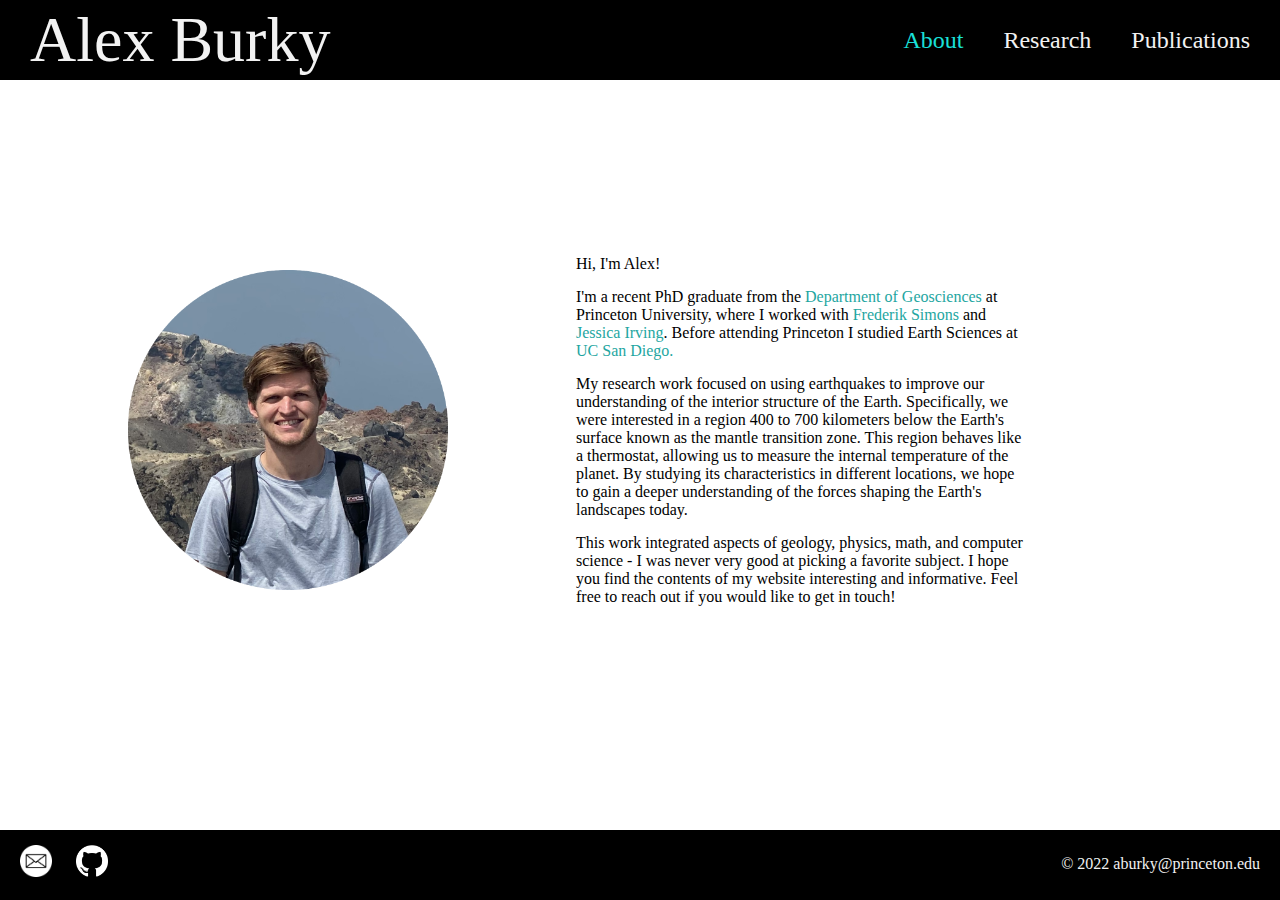
<file: index.html>
<!DOCTYPE html>
<html>
  <head>
    <meta charset="utf-8">
    <meta name="viewport" content="width=device-width, initial-scale=1">
    <link type="text/css" rel="stylesheet" href="../css/style.css">
    <link rel="stylesheet" href="https://cdnjs.cloudflare.com/ajax/libs/font-awesome/4.7.0/css/font-awesome.min.css">
    <title>About | Alex Burky</title>
    <link rel="icon" type="image/x-icon" href="/img/favicon.png">
  </head>

  <nav class="navbar">
    <span class="navbar-toggle" id="js-navbar-toggle">
      <i class="fa fa-bars"></i>
    </span>

    <a href="index.html" class="logo">Alex Burky</a>

    <ul class="main-nav" id="js-menu">
      <li>
        <a href="index.html" class="nav-links" style="color: #19e0da;">About</a>
      </li>
      <li>
        <a href="research.html" class="nav-links">Research</a>
      </li>
      <li>
        <a href="publications.html" class="nav-links">Publications</a>
      </li>
    </ul>
  </nav>

  <body>
    <div class="bio">
      <img class="portrait" src="/img/Website_Photo.png" width="500px" height="500px"/>
      <div class="bio-text">
        <p>Hi, I'm Alex!</p>
        <p>I'm a recent PhD graduate from the
           <a class="text-link" href="https://geosciences.princeton.edu/" target="_blank">Department of Geosciences</a> at
           Princeton University, where I worked with <a class="text-link" href="https://fjsimons.princeton.edu/" target="_blank">Frederik Simons</a> and
           <a class="text-link" href="https://research-information.bris.ac.uk/en/persons/jessica-c-e-irving" target="_blank">Jessica Irving</a>.
           Before attending Princeton I studied Earth Sciences at <a class="text-link" href="https://scripps.ucsd.edu/" target="_blank">UC San
           Diego.</a></p>
        <p>My research work focused on using earthquakes to improve our
           understanding of the interior structure of the Earth. Specifically,
           we were interested in a region 400 to 700 kilometers below the Earth's
           surface known as the mantle transition zone. This region behaves like
           a thermostat, allowing us to measure the internal temperature of the
           planet. By studying its characteristics in different locations, we
           hope to gain a deeper understanding of the forces shaping the Earth's
           landscapes today.</p>
        <p>This work integrated aspects of geology, physics, math, and computer
           science - I was never very good at picking a favorite subject. I
           hope you find the contents of my website interesting and informative.
           Feel free to reach out if you would like to get in touch!</p>
      </div>
    </div>
  </body>

  <footer>
    <a class="foot-nav" href="mailto:aburky@princeton.edu?">
      <img src="/img/email-logo-white.png" width="32px" height="32px"/>
    </a>
    <a class="foot-nav" href="https://github.com/alexburky" target="_blank"/>
      <img src="/img/github-large-white.png" width="32px" height="32px"/>
    </a>
    <p class="footer-text">&#169; 2022 aburky@princeton.edu</p>
  </footer>

</html>

<script src="js/script.js"></script>
</file>
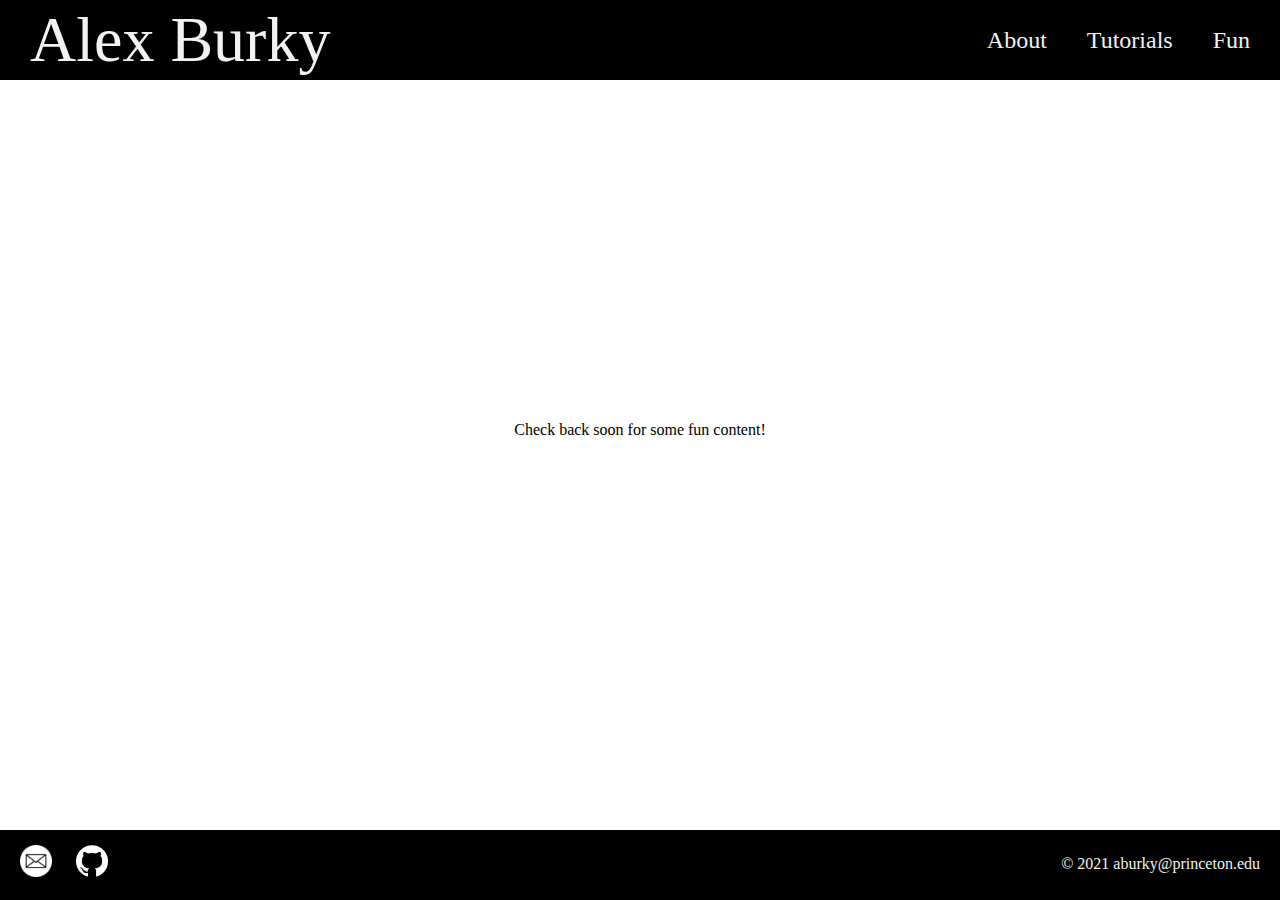
<file: fun.html>
<!DOCTYPE html>
<html>
  <head>
    <meta charset="utf-8">
    <meta name="viewport" content="width=device-width, initial-scale=1">
    <link type="text/css" rel="stylesheet" href="css/style.css">
    <link rel="stylesheet" href="https://cdnjs.cloudflare.com/ajax/libs/font-awesome/4.7.0/css/font-awesome.min.css">
    <title>Fun - Alex Burky</title>
  </head>

  <nav class="navbar">
    <span class="navbar-toggle" id="js-navbar-toggle">
      <i class="fa fa-bars"></i>
    </span>

    <a href="index.html" class="logo">Alex Burky</a>

    <ul class="main-nav" id="js-menu">
      <li>
        <a href="index.html" class="nav-links">About</a>
      </li>
      <li>
        <a href="tutorials.html" class="nav-links">Tutorials</a>
      </li>
      <li>
        <a href="fun.html" class="nav-links">Fun</a>
      </li>
    </ul>
  </nav>

  <body>
    <div class="bio">
      Check back soon for some fun content!
    </div>
  </body>

  <footer>
    <a class="foot-nav" href="mailto:aburky@princeton.edu?">
      <img src="img/email-logo-white.png" width="32px" height="32px"/>
    </a>
    <a class="foot-nav" href="https://github.com/alexburky" target="_blank"/>
      <img src="img/github-large-white.png" width="32px" height="32px"/>
    </a>
    <p class="footer-text">&#169; 2021 aburky@princeton.edu</p>
  </footer>
</html>

<script src="js/script.js"></script>
</file>
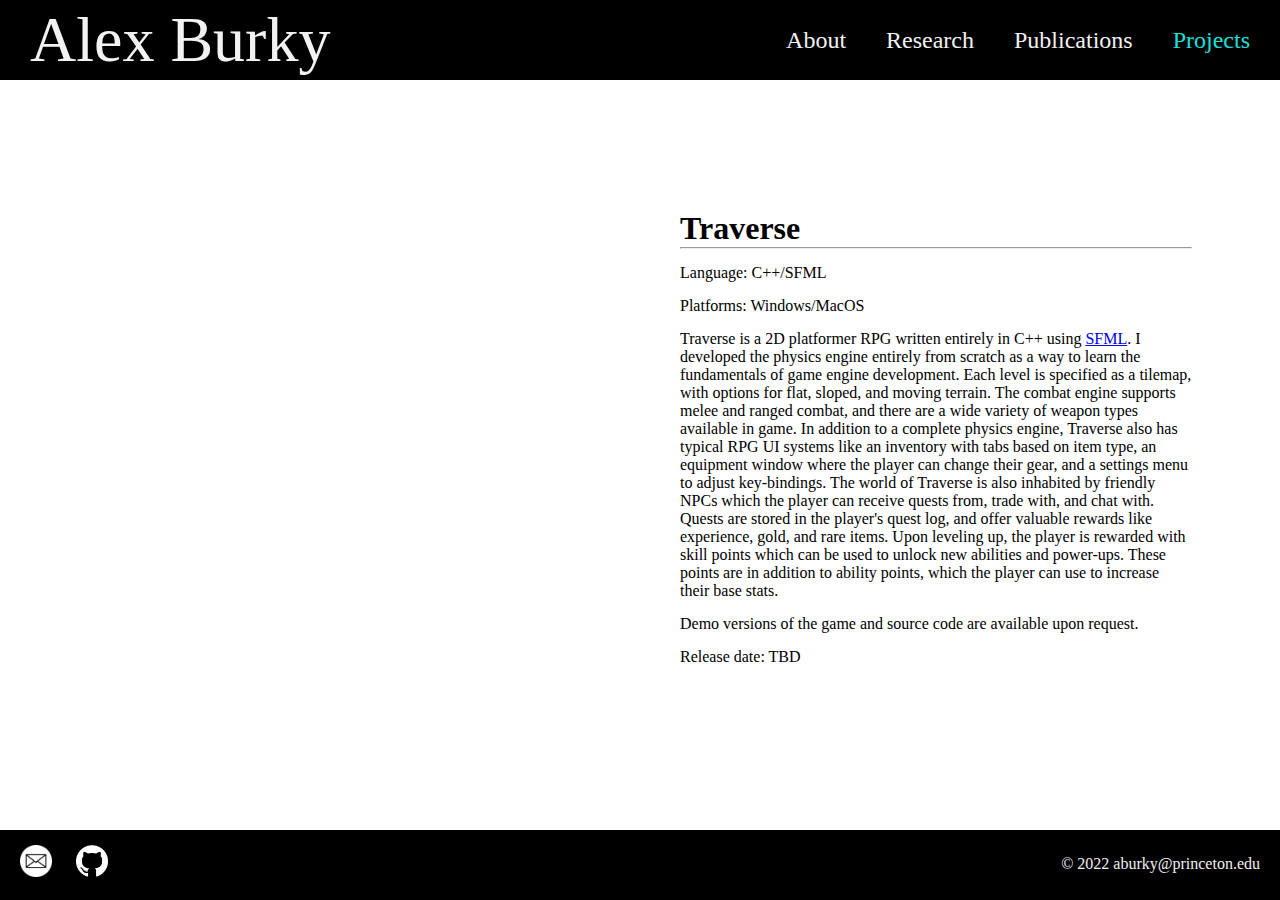
<file: projects.html>
<!DOCTYPE html>
<html>
  <head>
    <meta charset="utf-8">
    <meta name="viewport" content="width=device-width, initial-scale=1">
    <link type="text/css" rel="stylesheet" href="../css/style.css">
    <link rel="stylesheet" href="https://cdnjs.cloudflare.com/ajax/libs/font-awesome/4.7.0/css/font-awesome.min.css">
    <title>Projects | Alex Burky</title>
    <link rel="icon" type="image/x-icon" href="/img/favicon.png">
  </head>

  <nav class="navbar">
    <span class="navbar-toggle" id="js-navbar-toggle">
      <i class="fa fa-bars"></i>
    </span>

    <a href="index.html" class="logo">Alex Burky</a>

    <ul class="main-nav" id="js-menu">
      <li>
        <a href="index.html" class="nav-links">About</a>
      </li>
      <li>
        <a href="research.html" class="nav-links">Research</a>
      </li>
      <li>
        <a href="publications.html" class="nav-links">Publications</a>
      </li>
      <li>
        <a href="projects.html" class="nav-links" style="color: #19e0da;">Projects</a>
      </li>
    </ul>
  </nav>

  <body>
    <div class="video-post">
      <section class="right-section">
        <iframe width="560" height="315" src="https://www.youtube.com/embed/26uGxQE3iVE" title="Traverse Demo - YouTube"
        frameborder="0" allow="accelerometer; autoplay; clipboard-write; encrypted-media; gyroscope; picture-in-picture" allowfullscreen></iframe>
      </section>

      <section class="left-section">
        <h1>Traverse</h1><hr>
        <p>Language: C++/SFML</p>
        <p>Platforms: Windows/MacOS</p>

        <p>Traverse is a 2D platformer RPG written entirely in C++ using
          <a href="https://www.sfml-dev.org/" target="_blank">SFML</a>. I developed the physics engine
          entirely from scratch as a way to learn the fundamentals of game engine development. Each level
          is specified as a tilemap, with options for flat, sloped, and moving terrain. The combat engine
          supports melee and ranged combat, and there are a wide variety of weapon types available in game.
          In addition to a complete physics engine, Traverse also has typical RPG UI systems like an inventory
          with tabs based on item type, an equipment window where the player can change their gear, and a
          settings menu to adjust key-bindings. The world of Traverse is also inhabited by friendly NPCs
          which the player can receive quests from, trade with, and chat with. Quests are stored in the player's
          quest log, and offer valuable rewards like experience, gold, and rare items. Upon leveling up, the player
          is rewarded with skill points which can be used to unlock new abilities and power-ups. These
          points are in addition to ability points, which the player can use to increase their base stats.
        </p>

        <p>Demo versions of the game and source code are available upon request.</p>

        <p>Release date: TBD</p>

      </section>
    </div>
  </body>

  <footer>
    <a class="foot-nav" href="mailto:aburky@princeton.edu?">
      <img src="/img/email-logo-white.png" width="32px" height="32px"/>
    </a>
    <a class="foot-nav" href="https://github.com/alexburky" target="_blank"/>
      <img src="/img/github-large-white.png" width="32px" height="32px"/>
    </a>
    <p class="footer-text">&#169; 2022 aburky@princeton.edu</p>
  </footer>

</html>

<script src="js/script.js"></script>
</file>
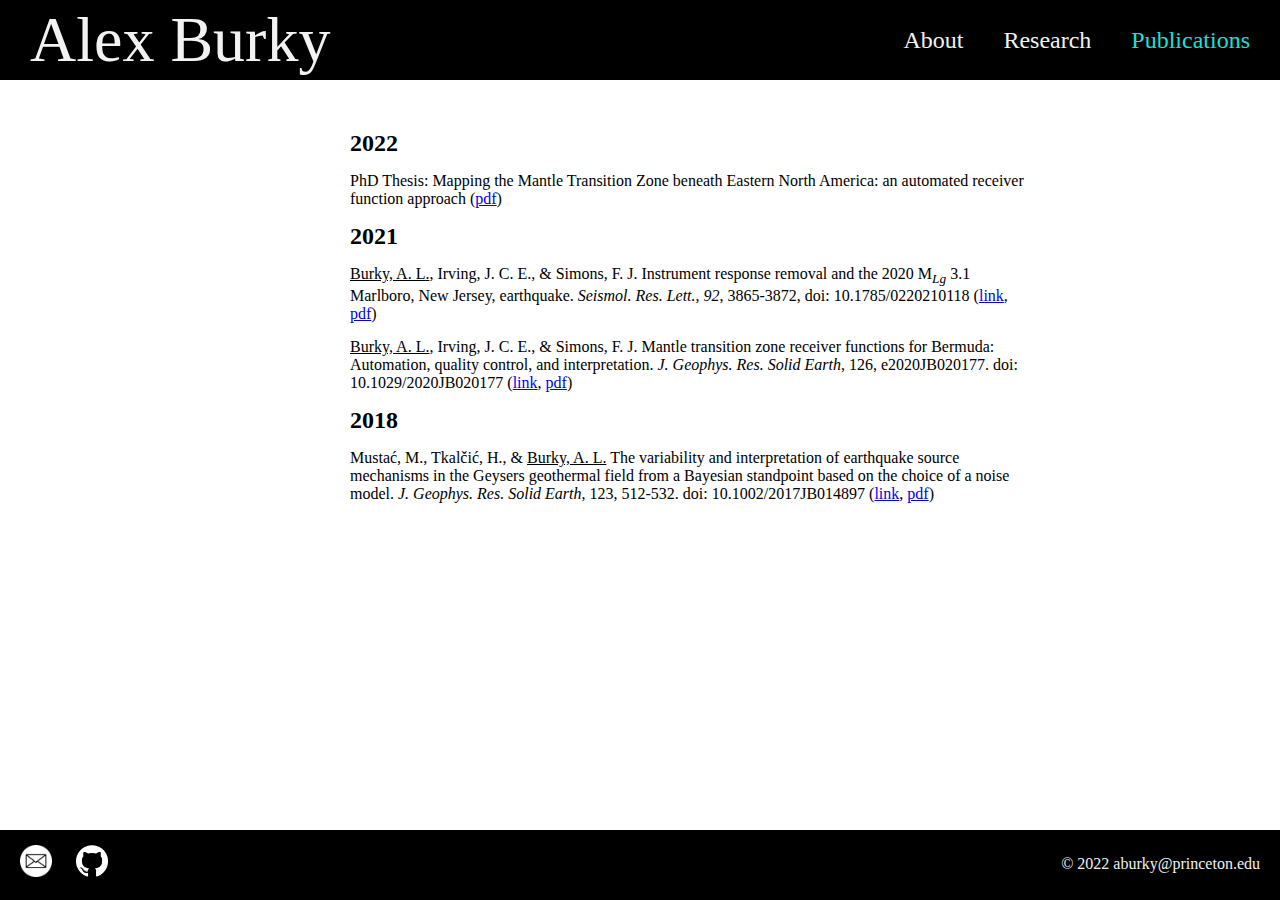
<file: publications.html>
<!DOCTYPE html>
<html>
  <head>
    <meta charset="utf-8">
    <meta name="viewport" content="width=device-width, initial-scale=1">
    <link type="text/css" rel="stylesheet" href="../css/style.css">
    <link rel="stylesheet" href="https://cdnjs.cloudflare.com/ajax/libs/font-awesome/4.7.0/css/font-awesome.min.css">
    <title>Publications | Alex Burky</title>
    <link rel="icon" type="image/x-icon" href="/img/favicon.png">
  </head>

  <nav class="navbar">
    <span class="navbar-toggle" id="js-navbar-toggle">
      <i class="fa fa-bars"></i>
    </span>

    <a href="index.html" class="logo">Alex Burky</a>

    <ul class="main-nav" id="js-menu">
      <li>
        <a href="index.html" class="nav-links">About</a>
      </li>
      <li>
        <a href="research.html" class="nav-links">Research</a>
      </li>
      <li>
        <a href="publications.html" class="nav-links" style="color: #19e0da;">Publications</a>
      </li>
    </ul>
  </nav>

  <body>
    <div class="blog-post">
      <h2>2022</h2>
        <p>PhD Thesis: Mapping the Mantle Transition Zone beneath Eastern North America: an automated receiver function approach (<a href="/papers/Burky_Princeton_Thesis.pdf" target="_blank">pdf</a>)
        </p>

      <h2>2021</h2>
        <p><u>Burky, A. L.</u>, Irving, J. C. E., & Simons, F. J. Instrument response removal and the
          2020 M<sub><i>Lg</i></sub> 3.1 Marlboro, New Jersey, earthquake. <i>Seismol. Res. Lett., 92</i>,
          3865-3872, doi: 10.1785/0220210118
          (<a href="https://pubs.geoscienceworld.org/ssa/srl/article-abstract/92/6/3865/606502/Instrument-Response-Removal-and-the-2020-MLg-3-1?redirectedFrom=fulltext" target="_blank">link</a>,
          <a href="/papers/Burky+2021b.pdf" target="_blank">pdf</a>)
        </p>

        <p><u>Burky, A. L.</u>, Irving, J. C. E., & Simons, F. J. Mantle transition zone receiver functions
          for Bermuda: Automation, quality control, and interpretation. <i>J. Geophys. Res. Solid Earth</i>,
          126, e2020JB020177. doi: 10.1029/2020JB020177
          (<a href="https://agupubs.onlinelibrary.wiley.com/doi/abs/10.1029/2020JB020177" target="_blank">link</a>,
          <a href="/papers/Burky+2021a.pdf" target="_blank">pdf</a>)
        </p>

      <h2>2018</h2>
        <p>Musta&#263, M., Tkal&#269i&#263, H., & <u>Burky, A. L.</u> The variability and interpretation of earthquake source
          mechanisms in the Geysers geothermal field from a Bayesian standpoint based on the choice of a noise model. <i>J. Geophys. Res. Solid Earth</i>,
          123, 512-532. doi: 10.1002/2017JB014897
          (<a href="https://agupubs.onlinelibrary.wiley.com/doi/full/10.1002/2017JB014897" target="_blank">link</a>,
          <a href="/papers/Mustac+2018.pdf" target="_blank">pdf</a>)
        </p>
    </div>
  </body>

  <footer>
    <a class="foot-nav" href="mailto:aburky@princeton.edu?">
      <img src="/img/email-logo-white.png" width="32px" height="32px"/>
    </a>
    <a class="foot-nav" href="https://github.com/alexburky" target="_blank"/>
      <img src="/img/github-large-white.png" width="32px" height="32px"/>
    </a>
    <p class="footer-text">&#169; 2022 aburky@princeton.edu</p>
  </footer>
</html>

<script src="js/script.js"></script>
</file>
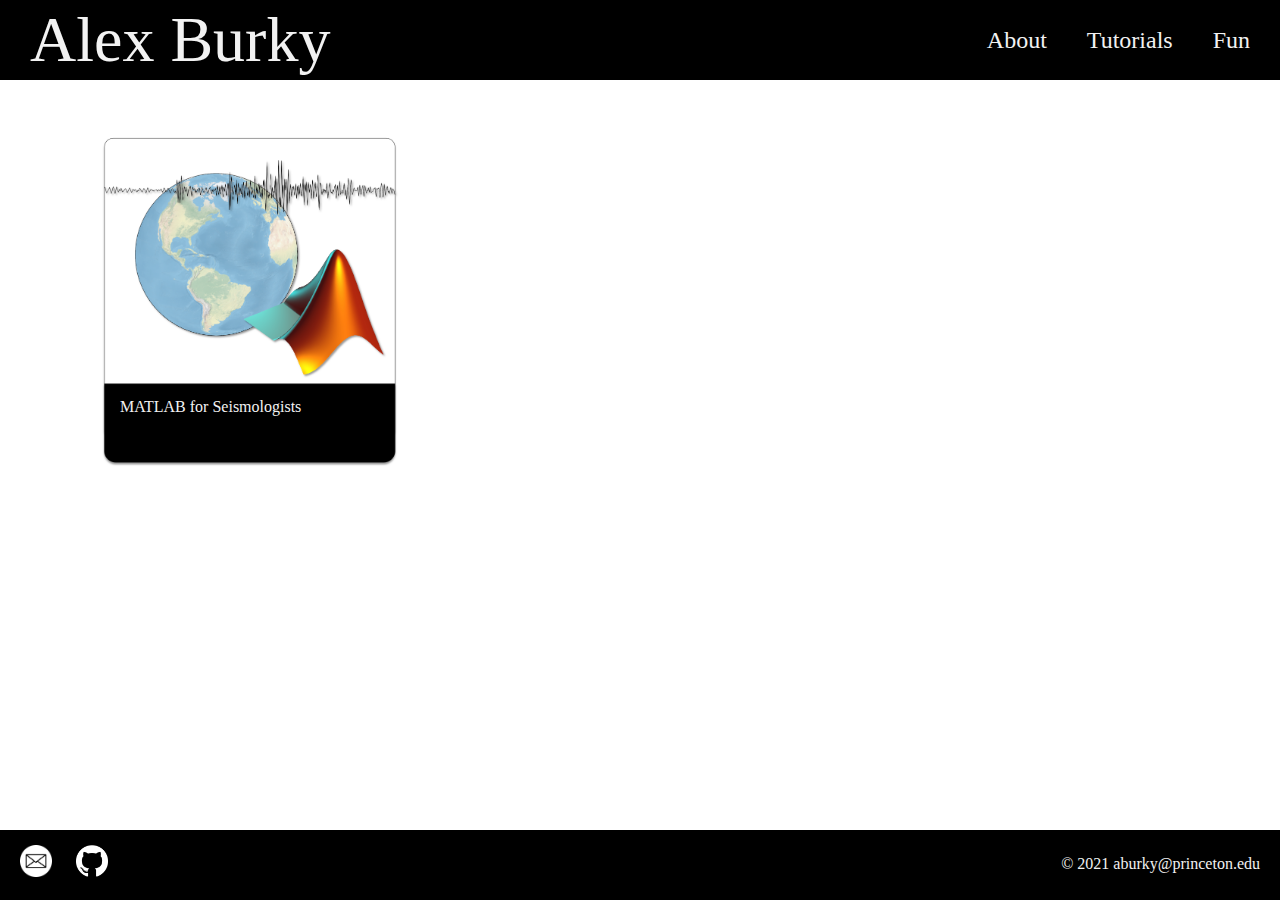
<file: tutorials.html>
<!DOCTYPE html>
<html>
  <head>
    <meta charset="utf-8">
    <meta name="viewport" content="width=device-width, initial-scale=1">
    <link type="text/css" rel="stylesheet" href="css/style.css">
    <link rel="stylesheet" href="https://cdnjs.cloudflare.com/ajax/libs/font-awesome/4.7.0/css/font-awesome.min.css">
    <title>Tutorials - Alex Burky</title>
  </head>

  <nav class="navbar">
    <span class="navbar-toggle" id="js-navbar-toggle">
      <i class="fa fa-bars"></i>
    </span>

    <a href="index.html" class="logo">Alex Burky</a>

    <ul class="main-nav" id="js-menu">
      <li>
        <a href="index.html" class="nav-links">About</a>
      </li>
      <li>
        <a href="tutorials.html" class="nav-links">Tutorials</a>
      </li>
      <li>
        <a href="fun.html" class="nav-links">Fun</a>
      </li>
    </ul>
  </nav>

  <body>
    <div class="cards">
      <a class="card" href="matlab/lesson0.html">
        <img src="img/MATLAB_Card.png" width="300px" height="auto"/>
        <p>MATLAB for Seismologists</p>
      </a>
      <!---
      <a class="card" href="#">
        <img src="img/MATLAB_Card.png" width="300px" height="auto"/>
        <p>Python for Seismologists</p>
      </a>
      <a class="card" href="#">
        <img src="img/MATLAB_Card.png" width="300px" height="auto"/>
        <p>Test 1</p>
      </a>
      <a class="card" href="#">
        <img src="img/MATLAB_Card.png" width="300px" height="auto"/>
        <p>Test 2</p>
      </a>
      <a class="card" href="#">
        <img src="img/MATLAB_Card.png" width="300px" height="auto"/>
        <p>Test 3</p>
      </a>
      <a class="card" href="#">
        <img src="img/MATLAB_Card.png" width="300px" height="auto"/>
        <p>Test 4</p>
      </a>
      <a class="card" href="#">
        <img src="img/MATLAB_Card.png" width="300px" height="auto"/>
        <p>Test 5</p>
      </a>
      <a class="card" href="#">
        <img src="img/MATLAB_Card.png" width="300px" height="auto"/>
        <p>Test 6</p>
      </a>
      <a class="card" href="#">
        <img src="img/MATLAB_Card.png" width="300px" height="auto"/>
        <p>Test 7</p>
      </a>
      <a class="card" href="#">
        <img src="img/MATLAB_Card.png" width="300px" height="auto"/>
        <p>Test 8</p>
      </a>
      --->
    </div>
  </body>

  <footer>
    <a class="foot-nav" href="mailto:aburky@princeton.edu?">
      <img src="img/email-logo-white.png" width="32px" height="32px"/>
    </a>
    <a class="foot-nav" href="https://github.com/alexburky" target="_blank"/>
      <img src="img/github-large-white.png" width="32px" height="32px"/>
    </a>
    <p class="footer-text">&#169; 2021 aburky@princeton.edu</p>
  </footer>
</html>

<script src="js/script.js"></script>
</file>
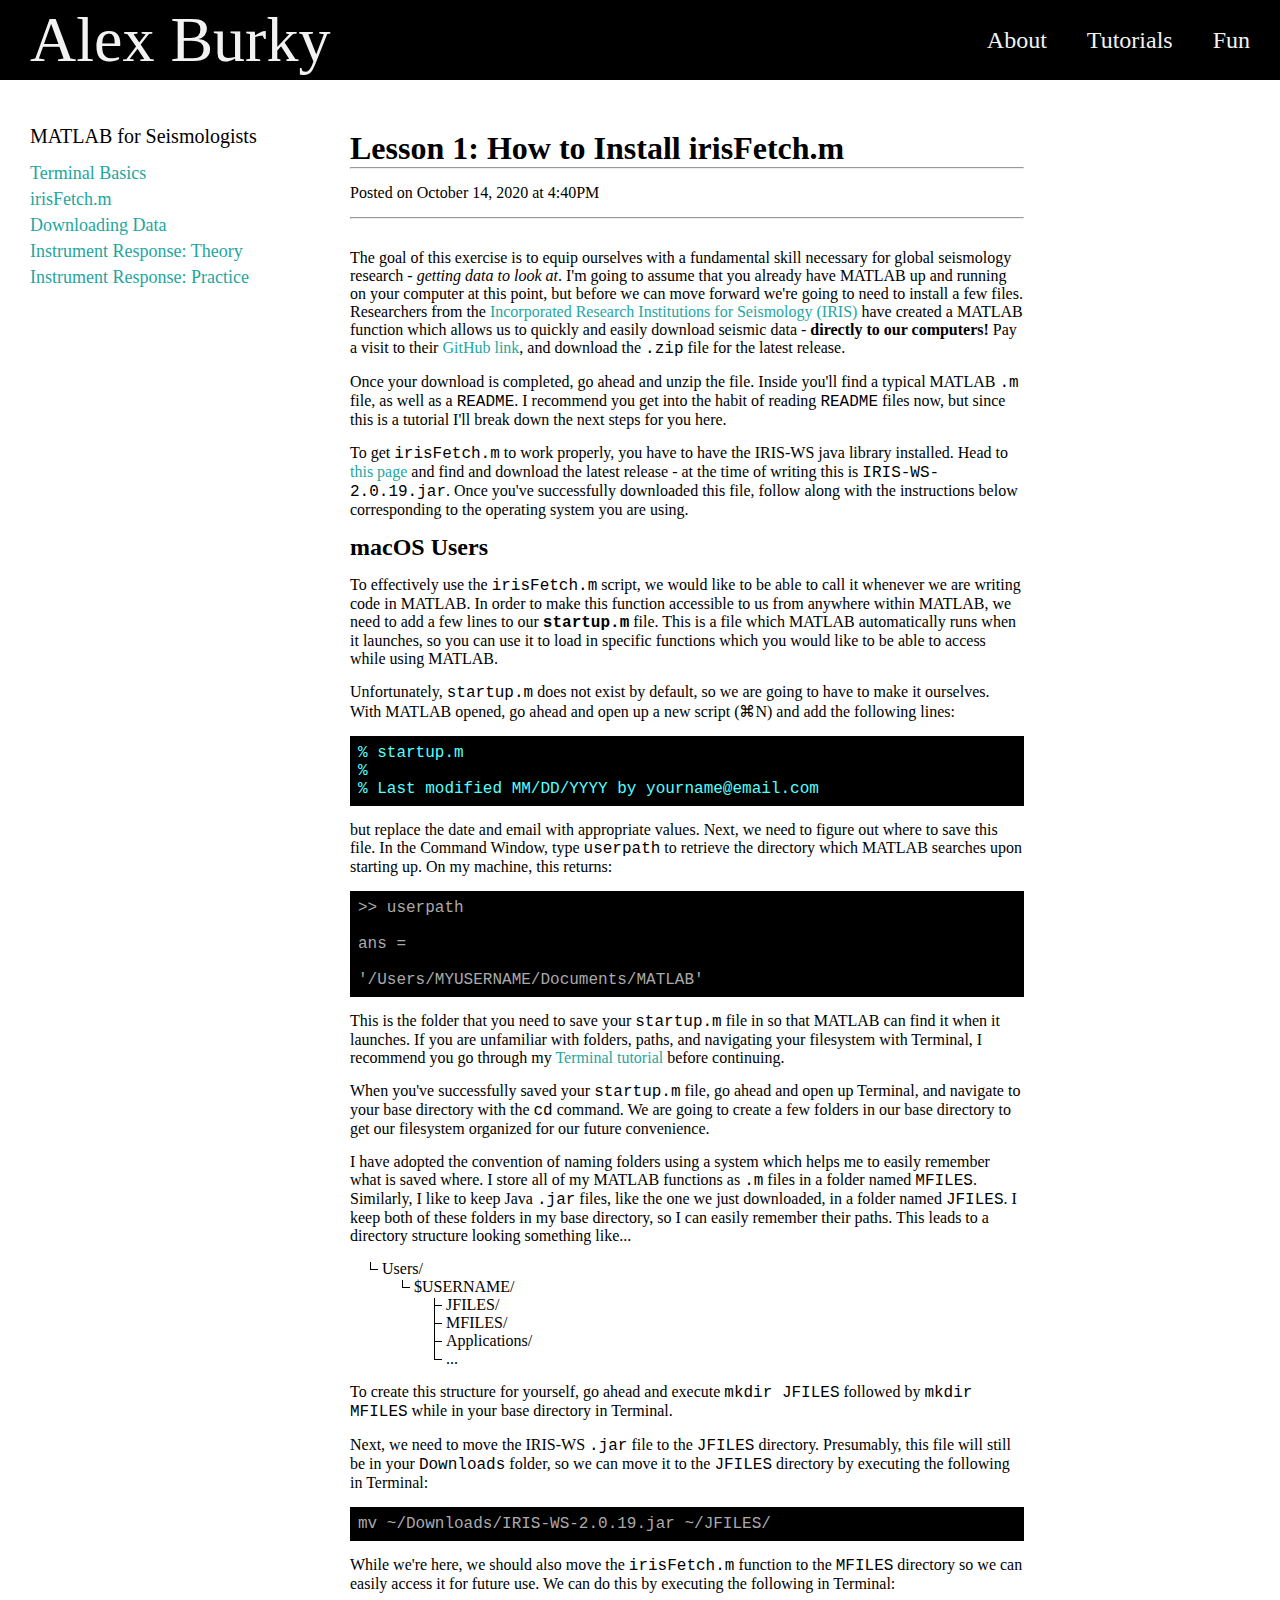
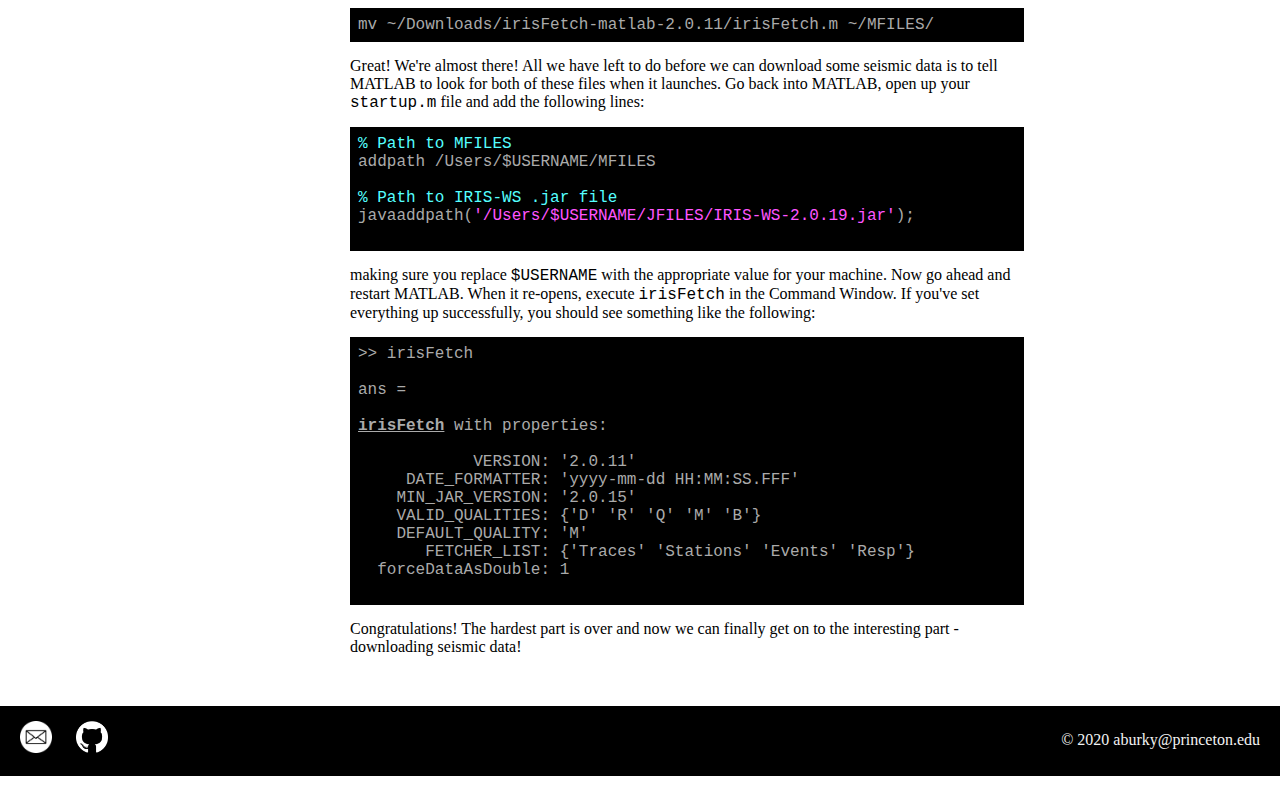
<file: matlab/lesson1.html>
<!DOCTYPE html>
<html>
  <head>
    <meta charset="utf-8">
    <meta name="viewport" content="width=device-width, initial-scale=1">
    <link rel="stylesheet" href="../highlight/styles/qtcreator_dark.css">
    <link type="text/css" rel="stylesheet" href="../css/style.css">
    <link rel="stylesheet" href="https://cdnjs.cloudflare.com/ajax/libs/font-awesome/4.7.0/css/font-awesome.min.css">
    <script src="../highlight/highlight.pack.js"></script>
    <script>hljs.initHighlightingOnLoad();</script>
    <title>irisFetch.m</title>
  </head>

  <nav class="navbar">
    <span class="navbar-toggle" id="js-navbar-toggle">
      <i class="fa fa-bars"></i>
    </span>

    <a href="../index.html" class="logo">Alex Burky</a>

    <ul class="main-nav" id="js-menu">
      <li>
        <a href="../index.html" class="nav-links">About</a>
      </li>
      <li>
        <a href="../tutorials.html" class="nav-links">Tutorials</a>
      </li>
      <li>
        <a href="../fun.html" class="nav-links">Fun</a>
      </li>
    </ul>
  </nav>

  <div class="sidenav">
    <p>MATLAB for Seismologists</p>
    <a href="lesson0.html">Terminal Basics</a>
    <a href="lesson1.html">irisFetch.m</a>
    <a href="lesson2.html">Downloading Data</a>
    <a href="lesson3.html">Instrument Response: Theory</a>
    <a href="lesson4.html">Instrument Response: Practice</a>
  </div>

  <body>
    <div class="blog-post">
      <h1>Lesson 1: How to Install irisFetch.m</h1>
      <hr>
      <p>Posted on October 14, 2020 at 4:40PM</p>
      <hr class="post-start">
      <p>
        The goal of this exercise is to equip ourselves with a fundamental skill
        necessary for global seismology research - <i>getting data to look at</i>.
        I'm going to assume that you already have MATLAB up and running on your
        computer at this point, but before we can move forward we're going to need
        to install a few files. Researchers from the
        <a class="text-link" href="https://www.iris.edu/hq/" target="_blank">Incorporated Research
          Institutions for Seismology (IRIS)</a>
        have created a MATLAB function which allows us to quickly and easily
        download seismic data - <b>directly to our computers!</b>
        Pay a visit to their
        <a class="text-link" href="https://github.com/iris-edu/irisFetch-matlab/releases" target="_blank">GitHub
          link</a>,
          and download the <code class="matlab">.zip</code> file for the latest release.
      </p>

      <p>
        Once your download is completed, go ahead and unzip the file. Inside you'll
        find a typical MATLAB <code class="matlab">.m</code> file, as well as a <code class="matlab">README</code>. I recommend you get
        into the habit of reading <code class="matlab">README</code> files now, but since this is a tutorial
        I'll break down the next steps for you here.
      </p>

      <p>
        To get <code class="matlab">irisFetch.m</code> to work properly, you have to have the IRIS-WS java
        library installed. Head to
        <a class="text-link" href="http://ds.iris.edu/ds/nodes/dmc/software/downloads/IRIS-WS/" target="_blank">this
        page</a> and find and download the latest release - at the time of
        writing this is <code class="matlab">IRIS-WS-2.0.19.jar</code>. Once you've successfully downloaded this file,
        follow along with the instructions below corresponding to the operating
        system you are using.
      </p>

      <h2>macOS Users</h2>

      <p>
        To effectively use the <code class="matlab">irisFetch.m</code> script, we would like to be able to
        call it whenever we are writing code in MATLAB. In order to make this
        function accessible to us from anywhere within MATLAB, we need to add a
        few lines to our <b><code class="matlab">startup.m</code></b> file. This is a file which MATLAB
        automatically runs when it launches, so you can use it to load in
        specific functions which you would like to be able to access while using
        MATLAB.
      </p>

      <p>
        Unfortunately, <code class="matlab">startup.m</code> does not exist by
        default, so we are going to have to make it ourselves. With MATLAB opened,
        go ahead and open up a new script (&#8984N) and add the following lines:
      </p>

      <div>
        <pre><code class="matlab">% startup.m
%
% Last modified MM/DD/YYYY by yourname@email.com</pre></code>
      </div>

    <p>
      but replace the date and email with appropriate values. Next, we need
      to figure out where to save this file. In the
      Command Window, type <code class="matlab">userpath</code> to retrieve the
      directory which MATLAB searches upon starting up. On my machine, this
      returns:
    </p>

      <div>
        <pre><code class="Makefile">>> userpath

ans =

'/Users/MYUSERNAME/Documents/MATLAB'</pre></code>
      </div>

    <p>
      This is the folder that you need to save your
      <code class="matlab">startup.m</code> file in so that MATLAB can find it
      when it launches. If you are unfamiliar with folders, paths, and
      navigating your filesystem with Terminal, I recommend you go through my
      <a class="text-link" href="lesson0.html" target="_blank">Terminal tutorial</a> before continuing.
    </p>

    <p>
      When you've successfully saved your <code class="matlab">startup.m</code>
      file, go ahead and open up Terminal, and navigate to your base directory
      with the <code class="Makefile">cd</code> command. We are going to create
      a few folders in our base directory to get our filesystem organized for
      our future convenience.
    </p>

    <p>
      I have adopted the convention of naming folders using a system which
      helps me to easily remember what is saved where. I store all of my
      MATLAB functions as <code class="matlab">.m</code> files in a folder named
      <code class="Makefile">MFILES</code>. Similarly, I like to keep Java <code class="Makefile">.jar</code> files,
      like the one we just downloaded, in a folder named <code class="Makefile">JFILES</code>.
      I keep both of these folders in my base directory, so I can easily remember their
      paths. This leads to a directory structure looking something like...
    </p>

    <div class="clt">
      <ul>
        <li>
          Users/
          <ul>
            <li>
              $USERNAME/
              <ul>
                <li>JFILES/</li>
                <li>MFILES/</li>
                <li>Applications/</li>
                <li>...</li>
              </ul>
            </li>
          </ul>
        </li>
      </li>
    </div>

    <p>
      To create this structure for yourself, go ahead and execute <code class="matlab">mkdir JFILES</code>
      followed by <code class="matlab">mkdir MFILES</code> while in your base directory in Terminal.
    </p>

    <p>
      Next, we need to move the IRIS-WS <code class="matlab">.jar</code> file to the
      <code class="matlab">JFILES</code> directory. Presumably, this file will still be in your
      <code class="matlab">Downloads</code> folder, so we can move it to the <code class="matlab">JFILES</code> directory
      by executing the following in Terminal:
    </p>

      <div>
       <pre><code class="Makefile">mv ~/Downloads/IRIS-WS-2.0.19.jar ~/JFILES/</code></pre>
      </div>

    <p>
      While we're here, we should also move the <code class="matlab">irisFetch.m</code> function to
      the <code class="matlab">MFILES</code> directory so we can easily access it for future use. We can do
      this by executing the following in Terminal:
    </p>

    <div>
     <pre><code class="Makefile">mv ~/Downloads/irisFetch-matlab-2.0.11/irisFetch.m ~/MFILES/</code></pre>
    </div>

    <p>
      Great! We're almost there! All we have left to do before we can download some seismic data is to
      tell MATLAB to look for both of these files when it launches. Go back into MATLAB, open up
      your <code class="matlab">startup.m</code> file and add the following lines:
    </p>

    <div>
      <pre><code class="matlab">% Path to MFILES
addpath /Users/$USERNAME/MFILES

% Path to IRIS-WS .jar file
javaaddpath('/Users/$USERNAME/JFILES/IRIS-WS-2.0.19.jar');
      </pre></code>
    </div>

    <p>
      making sure you replace <code class="matlab">$USERNAME</code> with the
      appropriate value for your machine. Now go ahead and restart MATLAB. When it re-opens,
      execute <code class="matlab">irisFetch</code> in the Command Window. If you've set
      everything up successfully, you should see something like the following:
    </p>

    <div>
      <pre><code class="Makefile">>> irisFetch

ans =

<b><u>irisFetch</u></b> with properties:

            VERSION: '2.0.11'
     DATE_FORMATTER: 'yyyy-mm-dd HH:MM:SS.FFF'
    MIN_JAR_VERSION: '2.0.15'
    VALID_QUALITIES: {'D' 'R' 'Q' 'M' 'B'}
    DEFAULT_QUALITY: 'M'
       FETCHER_LIST: {'Traces' 'Stations' 'Events' 'Resp'}
  forceDataAsDouble: 1
   </pre></code>
    </div>

    <p>
      Congratulations! The hardest part is over and now we can finally get on to
      the interesting part - downloading seismic data!
    </p>

    </div>
  </body>

  <footer>
    <a class="foot-nav" href="mailto:aburky@princeton.edu?">
      <img src="../img/email-logo-white.png" width="32px" height="32px"/>
    </a>
    <a class="foot-nav" href="https://github.com/alexburky" target="_blank"/>
      <img src="../img/github-large-white.png" width="32px" height="32px"/>
    </a>
    <p class="footer-text">&#169; 2020 aburky@princeton.edu</p>
  </footer>
</html>

<script src="../js/script.js"></script>
</file>
<file: css/style.css>
@font-face {
  font-family: "Philosopher";
  /*  src: url("file:///Users/aburky/Desktop/Website/seismology_notes/fonts/Philosopher-Regular.ttf")*/
  src: url("https://aburky.mycpanel.princeton.edu/fonts/Philosopher-Regular.ttf");
}

@font-face {
  font-family: "Optima";
  src: url("https://aburky.mycpanel.princeton.edu/fonts/Optima.ttf");
}

/*
.iframe {
  width: 100%;
  float: right;
}
*/

* {
  box-sizing: border-box;
  padding: 0;
  margin: 0;
}

body {
  font-family: 'Philosopher';
}

p {
  margin-top: 15px;
  margin-bottom: 15px;
}

footer {
  font-family: 'Philosopher';
  background: #000000;
  height: 70px;
  width: 100%;
  overflow: hidden;
}

img {
  max-width: 100%;
}

video {
  max-width: 100%;
}

.center {
  display: block;
  margin-left: auto;
  margin-right: auto;
  width: 50%;
}

.footer-text {
  margin-top: 25px;
  margin-right: 20px;
  color: #f2f2f2;
  float: right;
}

.foot-nav {
  margin-top: 15px;
  margin-left: 20px;
  display: inline-block;
}

.text-link {
  text-decoration: none;
}
.text-link:link {
  color: #1ea6a1;
}
.text-link:visited {
  color: #1ea6a1;
}
.text-link:hover {
  color: #19e0da;
}
.text-link:active {
  color: #19e0da;
}

.navbar {
  font-size: 18px;
  background: #000000;
  padding-bottom: 10px;
}

.navbar-toggle {
  position: absolute;
  top: 10px;
  right: 20px;
  cursor: pointer;
  color: rgba(255, 255, 255, 0.8);
  font-size: 24px;
}

.main-nav {
  list-style-type: none;
  display: none;
}

.main-nav li {
  text-align: center;
  margin: 15px auto;
}

.nav-links, .logo {
  text-decoration: none;
  color: #f2f2f2;
}

.logo {
  display: inline-block;
  font-size: 24px;
  margin-top: 10px;
  margin-left: 20px;
  /* white-space: nowrap; */
}

.sidenav {
  display: none;
}

.active {
  display: block;
}

.bio {
  margin-top: 50px;
  margin-bottom: 50px;
  display: flex;
  flex-direction: column;
  justify-content: center;
  min-height: calc(100vh - 210px);
}

.portrait {
  margin-left: 20%;
  max-width: 60%;
  height: auto;
  width: auto;
}

.bio-text {
  margin-left: 10%;
  margin-right: 10%;
  margin-top: 50px;
}

.blog-post {
  margin-top: 50px;
  margin-bottom: 50px;
  margin-left: 10%;
  /* margin-right: 10%; */
  margin-right: 20%;
  font-family: 'Optima';
  min-height: calc(100vh - 210px);
}

.post-start {
  margin-bottom: 30px;
}

/* Styling for a video with text next to it */
.video-post {
  margin-top: 50px;
  margin-bottom: 50px;
  display: flex;
  flex-direction: column;
  justify-content: center;
  align-items: center;
  min-height: calc(100vh - 210px);
}

.video-post iframe {
  width: 100%;
}

.video-post img {
  width: 100%;
}

.right-section {
  width: 90%;
  float: center;
}

.left-section {
  width: 90%;
  float: center;
}

.image-post {
  margin-top: 50px;
  margin-bottom: 20px;
  display: flex;
  flex-direction: column;
  flex-flow: column;
  justify-content: center;
  align-items: center;
  column-gap: 80px;
}

/*
.image-post img {
  width: 90%;
  /* max-width: 200px;
}

.image-post video {
  width: 90%;
  /* max-width: 400px;
}
*/

.right-section-i {
  width: 90%;
}

.left-section-i {
  width: 90%;
}

#a{order: 1;}
#b{order: 2;}

/* Styling for tutorial images */
.cards {
  min-height: calc(100vh - 190px);
  margin-top: 50px;
  margin-bottom: 25px;
  margin-left: 10%;
  /* display: grid;
  /* justify-items: center;
  align-items: center;
  grid-template-columns: repeat(auto-fit, minmax(300px, 1fr));
  grid-row-gap: -75px;
  grid-column-gap: 0px; */
}

.cards a {
  position: absolute;
  margin-top: 5px;
  margin-left: 0px;
  text-decoration: none;
  color: #f2f2f2;
}

.card:hover {
  transform: scale(1.02, 1.02);
}

.cards p {
  position: relative;
  bottom: 90px;
  left: 20px;
}

/* Styling for directory hierarchy */
.clt, .clt ul, .clt li {
  position: relative;
}

.clt ul {
  list-style: none;
  padding-left: 32px;
}

.clt li::before, .clt li::after {
  content: "";
  position: absolute;
  left: -12px;
}

.clt li::before {
  border-top: 1px solid #000;
  top: 9px;
  width: 8px;
  height: 0;
}

.clt li::after {
  border-left: 1px solid #000;
  height: 100%;
  width: 0px;
  top: 2px;
}

.clt ul > li:last-child::after {
  height: 8px;
}

.latex {
  overflow-x: scroll;
}

/* Display settings for Desktop/Large Screens */
@media screen and (min-width: 1000px) {

  .navbar {
    display: flex;
    justify-content: space-between;
    padding: 0;
    height: 80px;
    align-items: center;
  }

  .main-nav {
    display: flex;
    margin-right: 30px;
    flex-direction: row;
    justify-content: flex-end;
  }

  .main-nav li {
    margin: 0;
  }

  .nav-links {
    margin-left: 40px;
    font-size: 24px;
  }

  .logo {
    margin-top: 0;
    margin-left: 30px;
    font-size: 64px;
  }

  .navbar-toggle {
    display: none;
  }

  .nav-links:hover {
    color: #20dbd0;
  }

  .center {
    display: block;
    margin-left: auto;
    margin-right: auto;
    width: 80%;
  }

  /* Styling for sidebar navigation */
  .sidenav {
    display: inline;
    position: absolute;
    margin-top: 10px;
    width: 300px;
    overflow-x: hidden;
    padding-top: 20px;
  }

  .sidenav p {
    margin-left: 30px;
    font-style: bold;
    font-size: 20px;
  }

  .sidenav a {
    margin-left: 30px;
    text-decoration: none;
    display: block;
    margin-bottom: 5px;
    font-size: 18px;
  }

  .sidenav a:link {
    color: #1ea6a1;
  }
  .sidenav a:visited {
    color: #1ea6a1;
  }
  .sidenav a:hover {
    color: #19e0da;
  }
  .sidenav a:active {
    color: #19e0da;
  }

  .bio {
    margin-top: 0px;
    display: flex;
    flex-direction: row;
    align-items: center;
    min-height: calc(100vh - 200px);
  }

  .blog-post {
    margin-top: 50px;
    margin-left: 350px;
    max-width: 80%;
    min-height: calc(100vh - 250px);
    font-family: 'Optima';
    font-size: 16px;
  }

  .portrait {
    margin-left: 0%;
    max-width: 25%;
    height: auto;
    width: auto;
  }

  .bio-text {
    max-width: 35%;
    margin-left: 10%;
    display: inline-block;
    margin-top: 15px;
    margin-bottom: 15px;
  }

  .footer-text {
    margin-top: 25px;
    margin-right: 20px;
    color: #f2f2f2;
    float: right;
  }

  .foot-nav {
    margin-top: 15px;
    margin-left: 20px;
    display: inline-block;
  }

  .video-post {
    margin-top: 20px;
    margin-bottom: 40px;
    display: flex;
    flex-direction: row;
    justify-content: center;
    align-items: center;
    min-height: calc(100vh - 210px);
    column-gap: 80px;
  }

  .video-post iframe {
    width: 100%;
    height: 420px;
  }

  .right-section {
    float: right;
    width: 40%;
  }

  .left-section {
    width: 40%;
    float: left;
  }

  .image-post {
    margin-top: 50px;
    margin-bottom: 20px;
    display: flex;
    flex-direction: row;
    justify-content: center;
    align-items: center;
    column-gap: 80px;
  }

  .right-section-i {
    float: right;
    width: 35%;
  }

  .left-section-i {
    width: 35%;
    float: left;
  }

  #a{order: -1;}
  #b{order: -1;}

  /* Styling for tutorial images */
  .cards {
    min-height: calc(100vh - 225px);
    margin-top: 50px;
    margin-bottom: 25px;
    margin-left: 100px;
    margin-right: 150px;
    /* display: grid;
    grid-template-columns: repeat(auto-fit, minmax(300px, 1fr));
    /* grid-template-columns: repeat(auto-fit, minmax(300px, 1fr));
    grid-row-gap: -75px;
    grid-column-gap: 50px; */
  }

  .cards a {
    position: absolute;
    margin-top: 5px;
    margin-left: 0px;
    text-decoration: none;
    color: #f2f2f2;
  }

  .card:hover {
    transform: scale(1.02, 1.02);
  }

  .cards p {
    position: relative;
    bottom: 90px;
    left: 20px;
  }

}
</file>
<file: highlight/styles/qtcreator_dark.css>
/*

Qt Creator dark color scheme

*/


.hljs {
  display: block;
  overflow-x: auto;
  padding: 0.5em;
  background: #000000;
}

.hljs,
.hljs-subst,
.hljs-tag,
.hljs-title {
  color: #aaaaaa;
}

.hljs-strong,
.hljs-emphasis {
  color: #a8a8a2;
}

.hljs-bullet,
.hljs-quote,
.hljs-number,
.hljs-regexp,
.hljs-literal {
  color: #ff55ff;
}

.hljs-code
.hljs-selector-class {
  color: #aaaaff;
}

.hljs-emphasis,
.hljs-stronge,
.hljs-type {
  font-style: italic;
}

.hljs-keyword,
.hljs-selector-tag,
.hljs-function,
.hljs-section,
.hljs-symbol,
.hljs-name {
  color: #ffff55;
}

.hljs-attribute {
  color: #ff5555;
}

.hljs-variable,
.hljs-params,
.hljs-class .hljs-title {
  color: #8888ff;
}

.hljs-string,
.hljs-selector-id,
.hljs-selector-attr,
.hljs-selector-pseudo,
.hljs-type,
.hljs-built_in,
.hljs-builtin-name,
.hljs-template-tag,
.hljs-template-variable,
.hljs-addition,
.hljs-link {
  color: #ff55ff;
}

.hljs-comment,
.hljs-meta,
.hljs-deletion {
  color: #55ffff;
}
</file>
